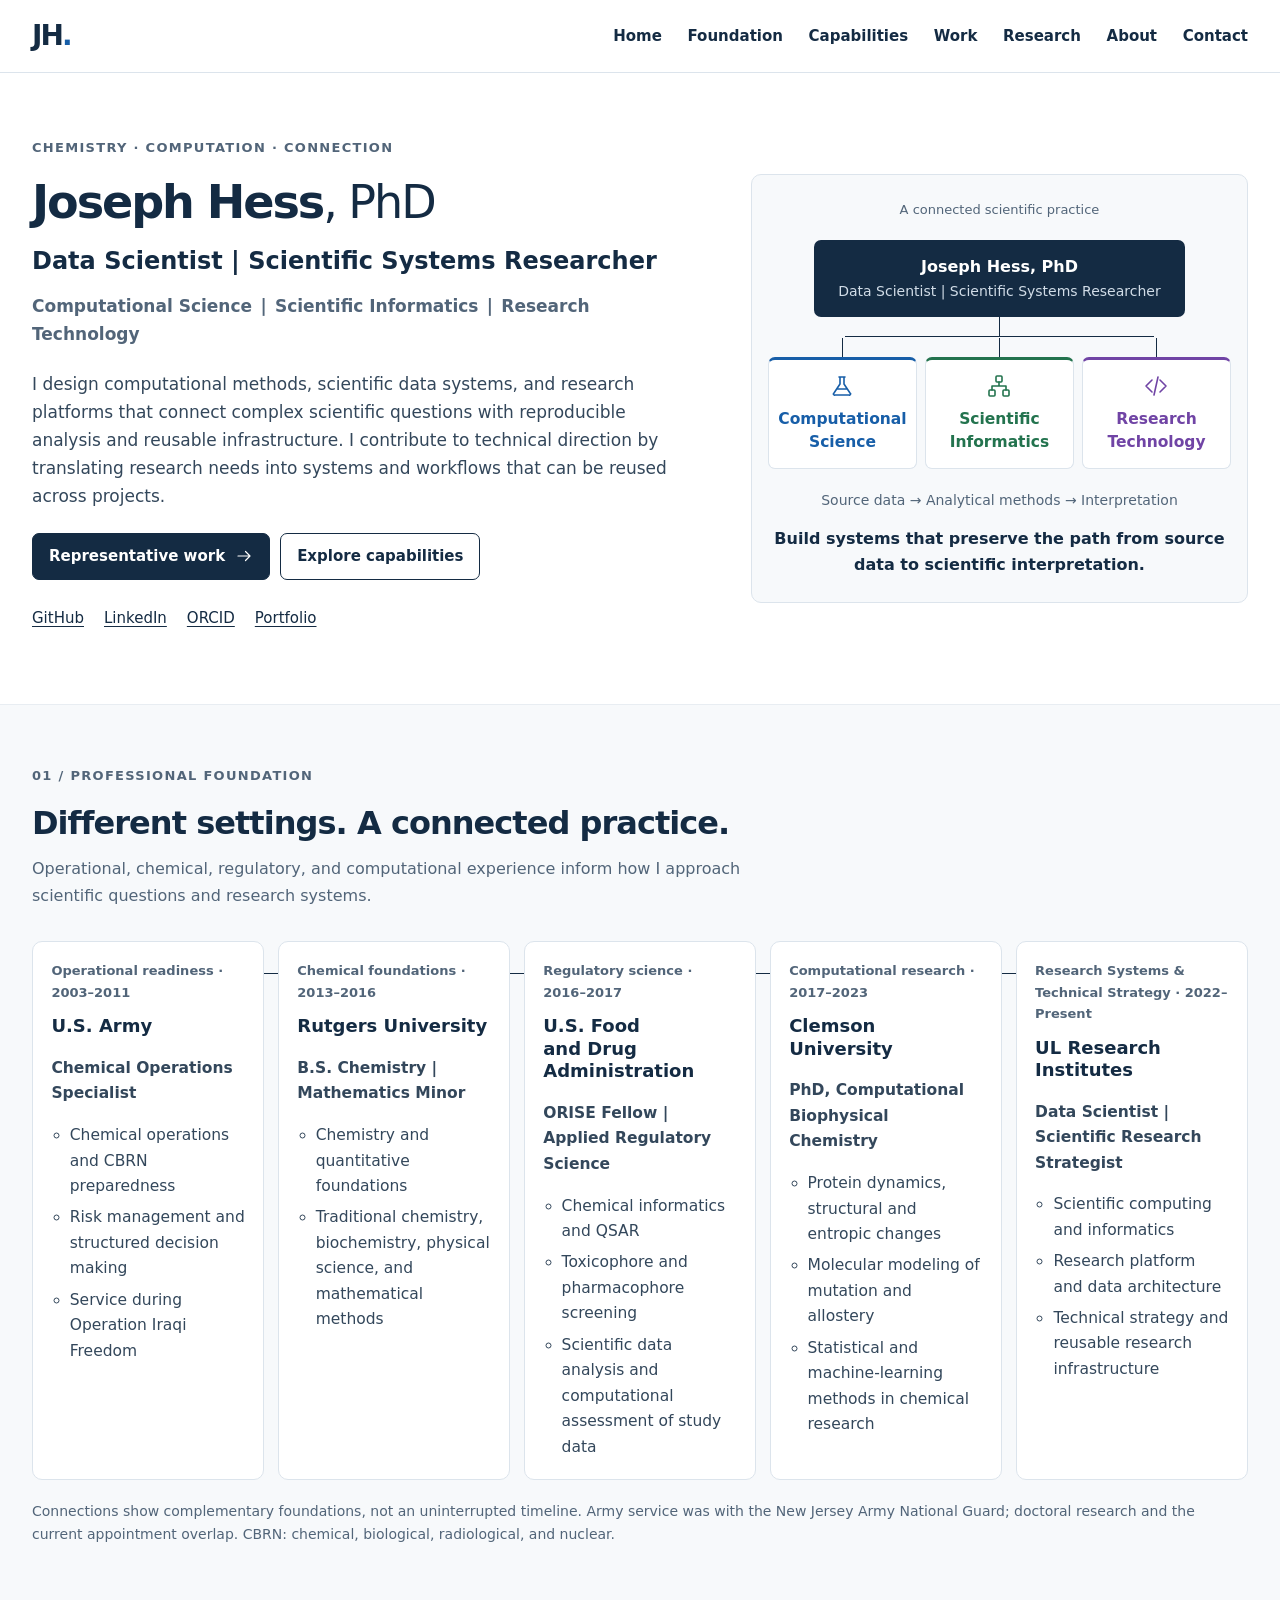
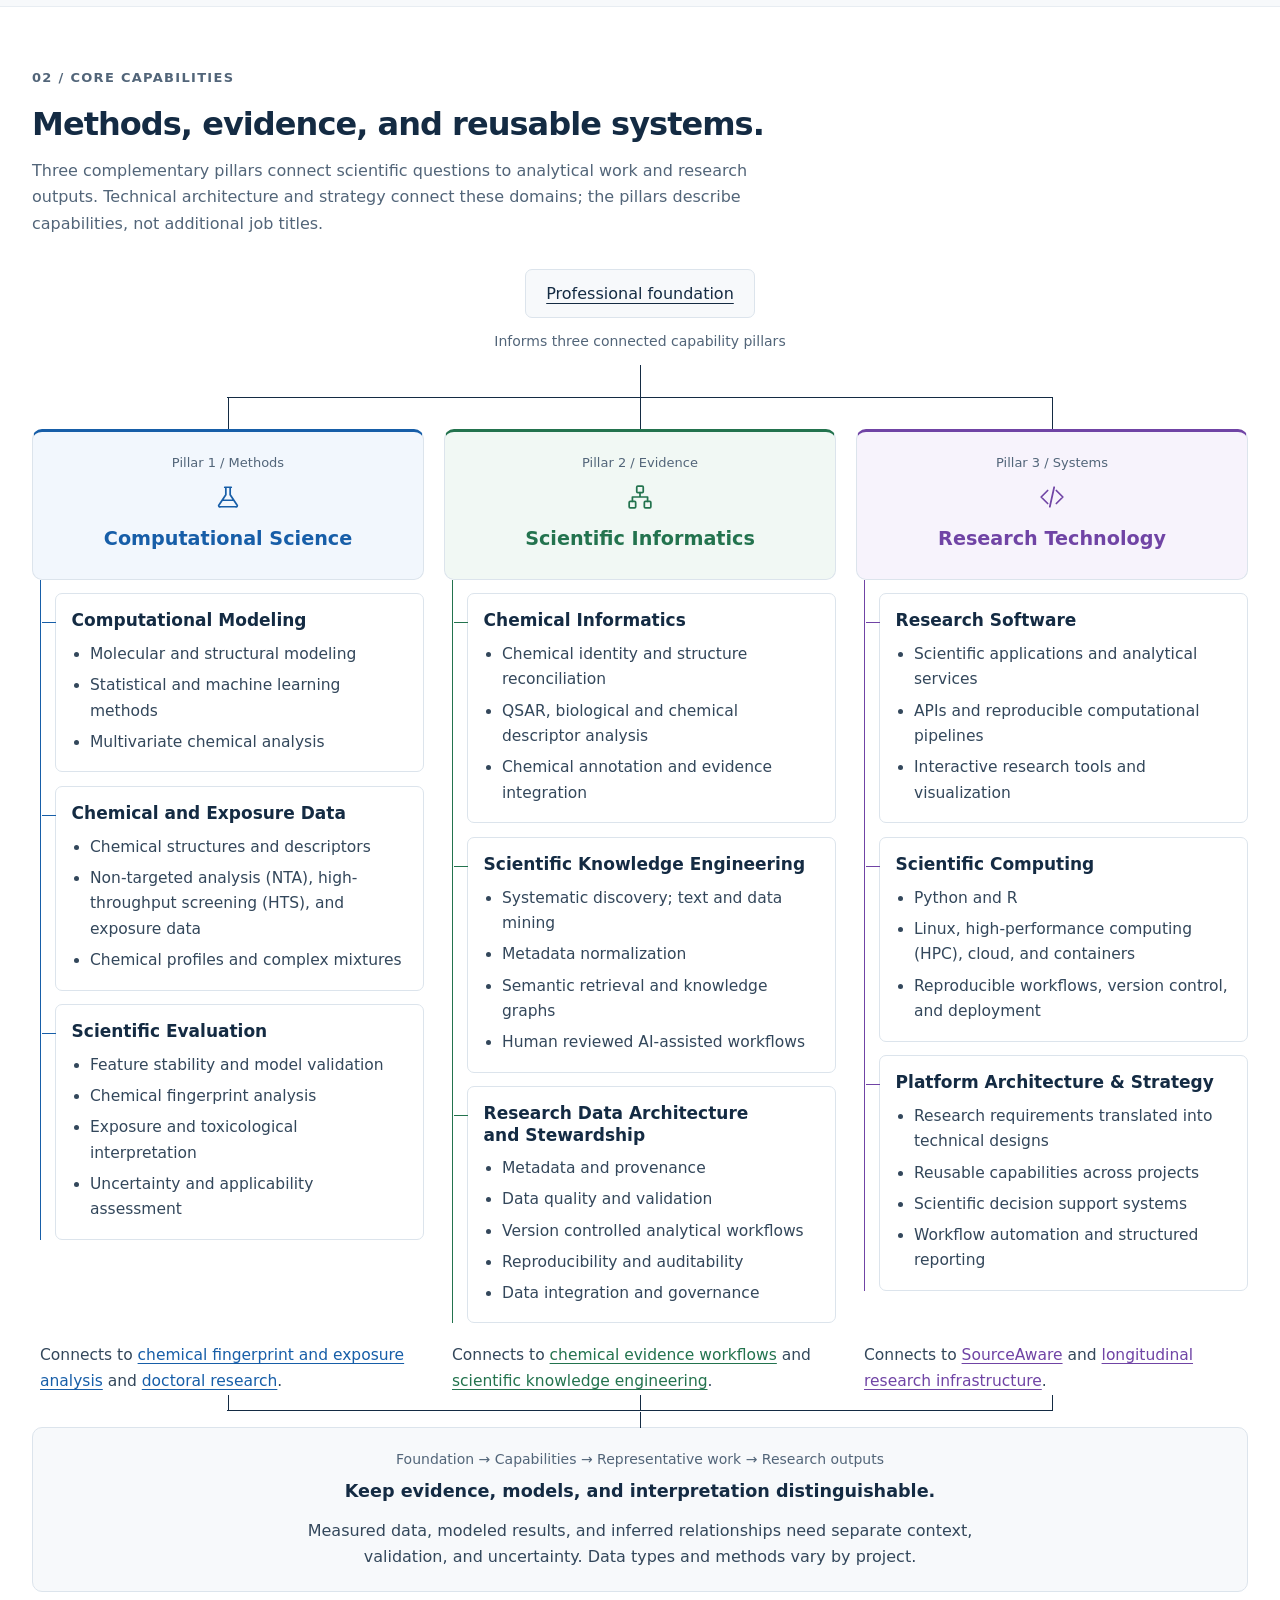
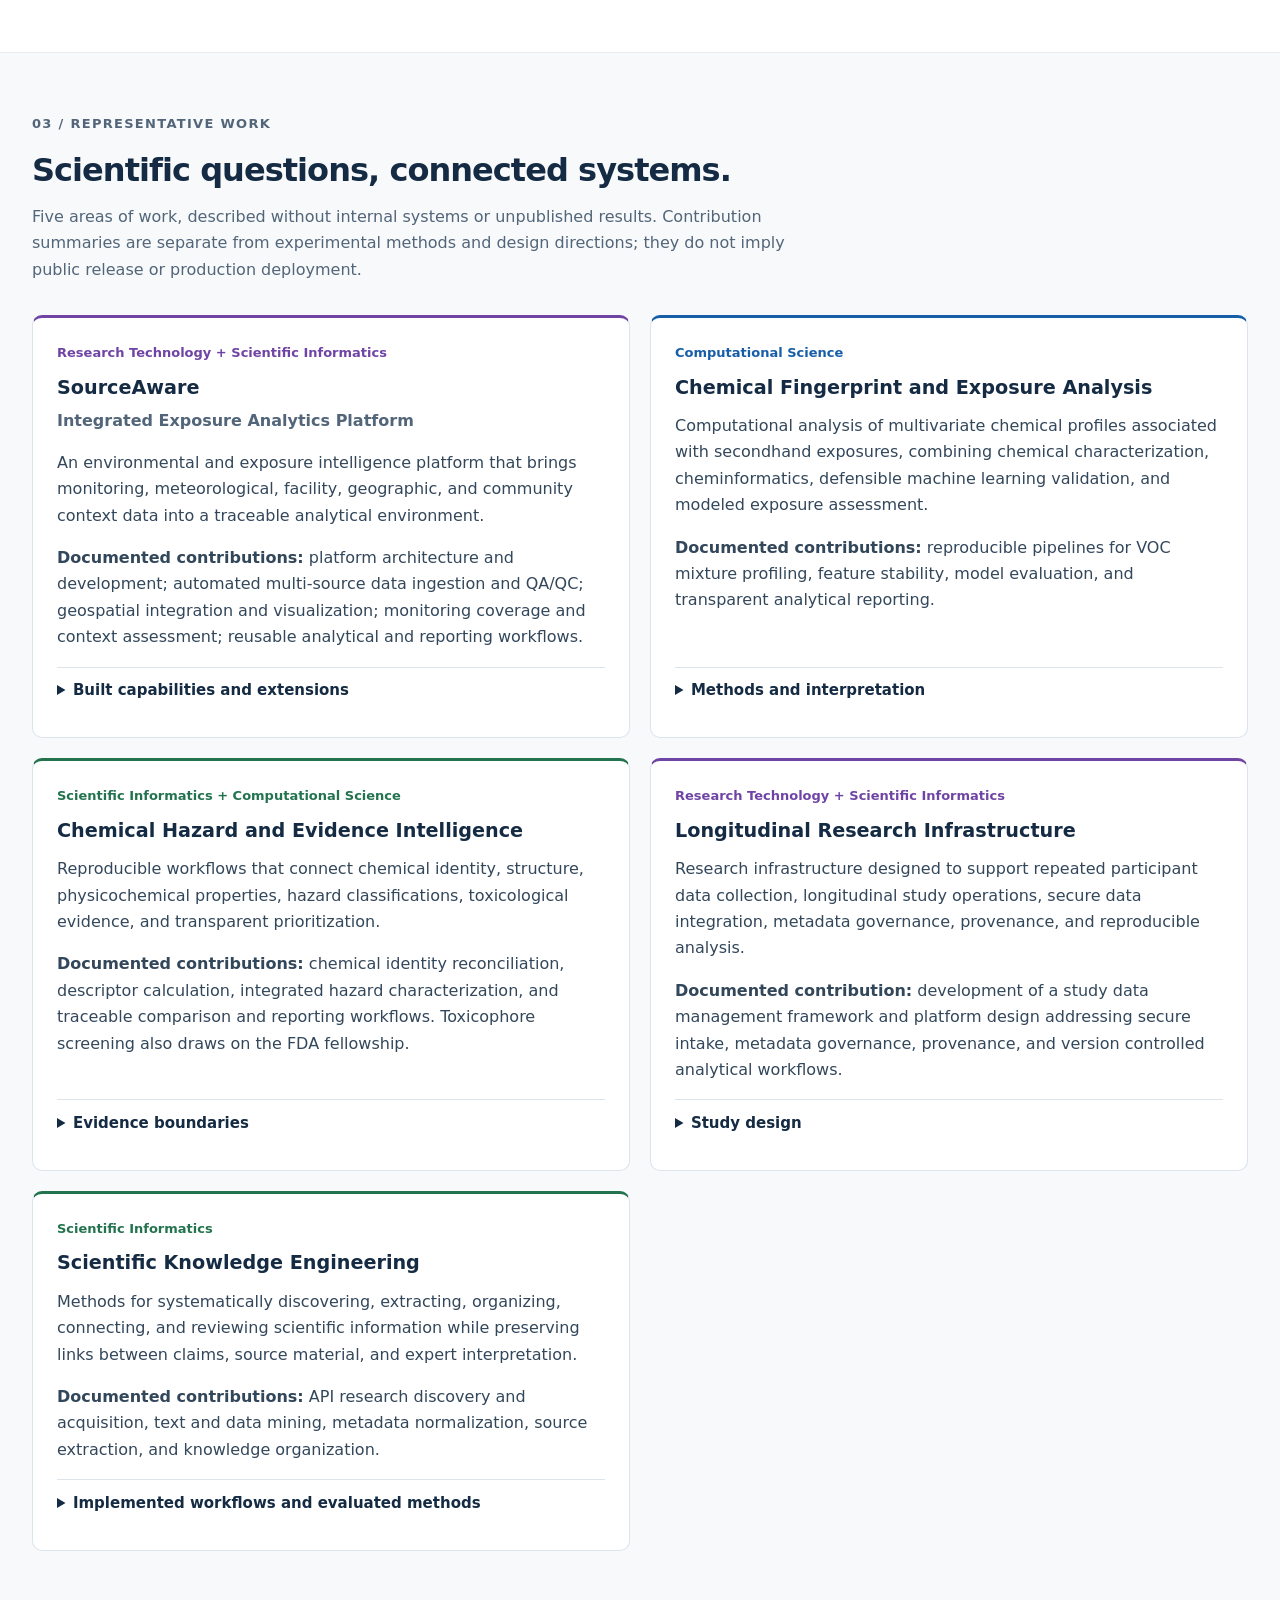
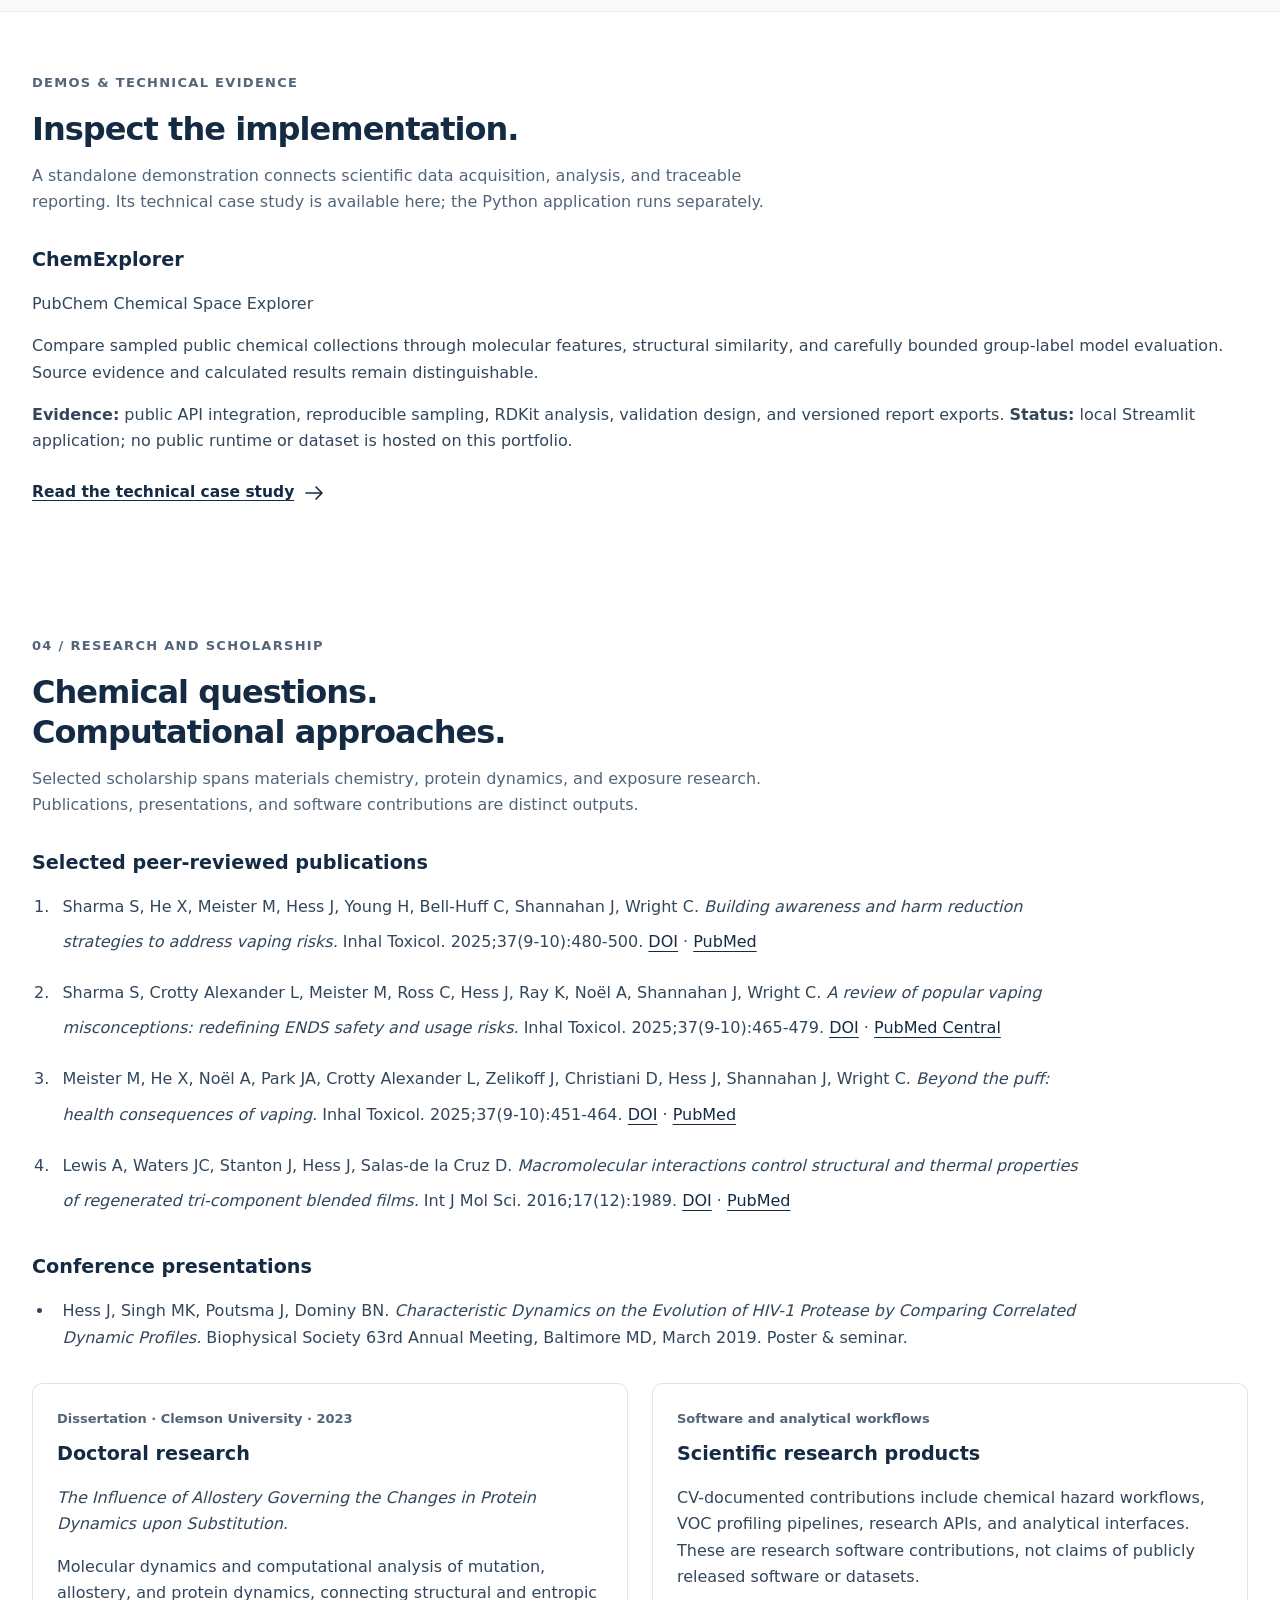
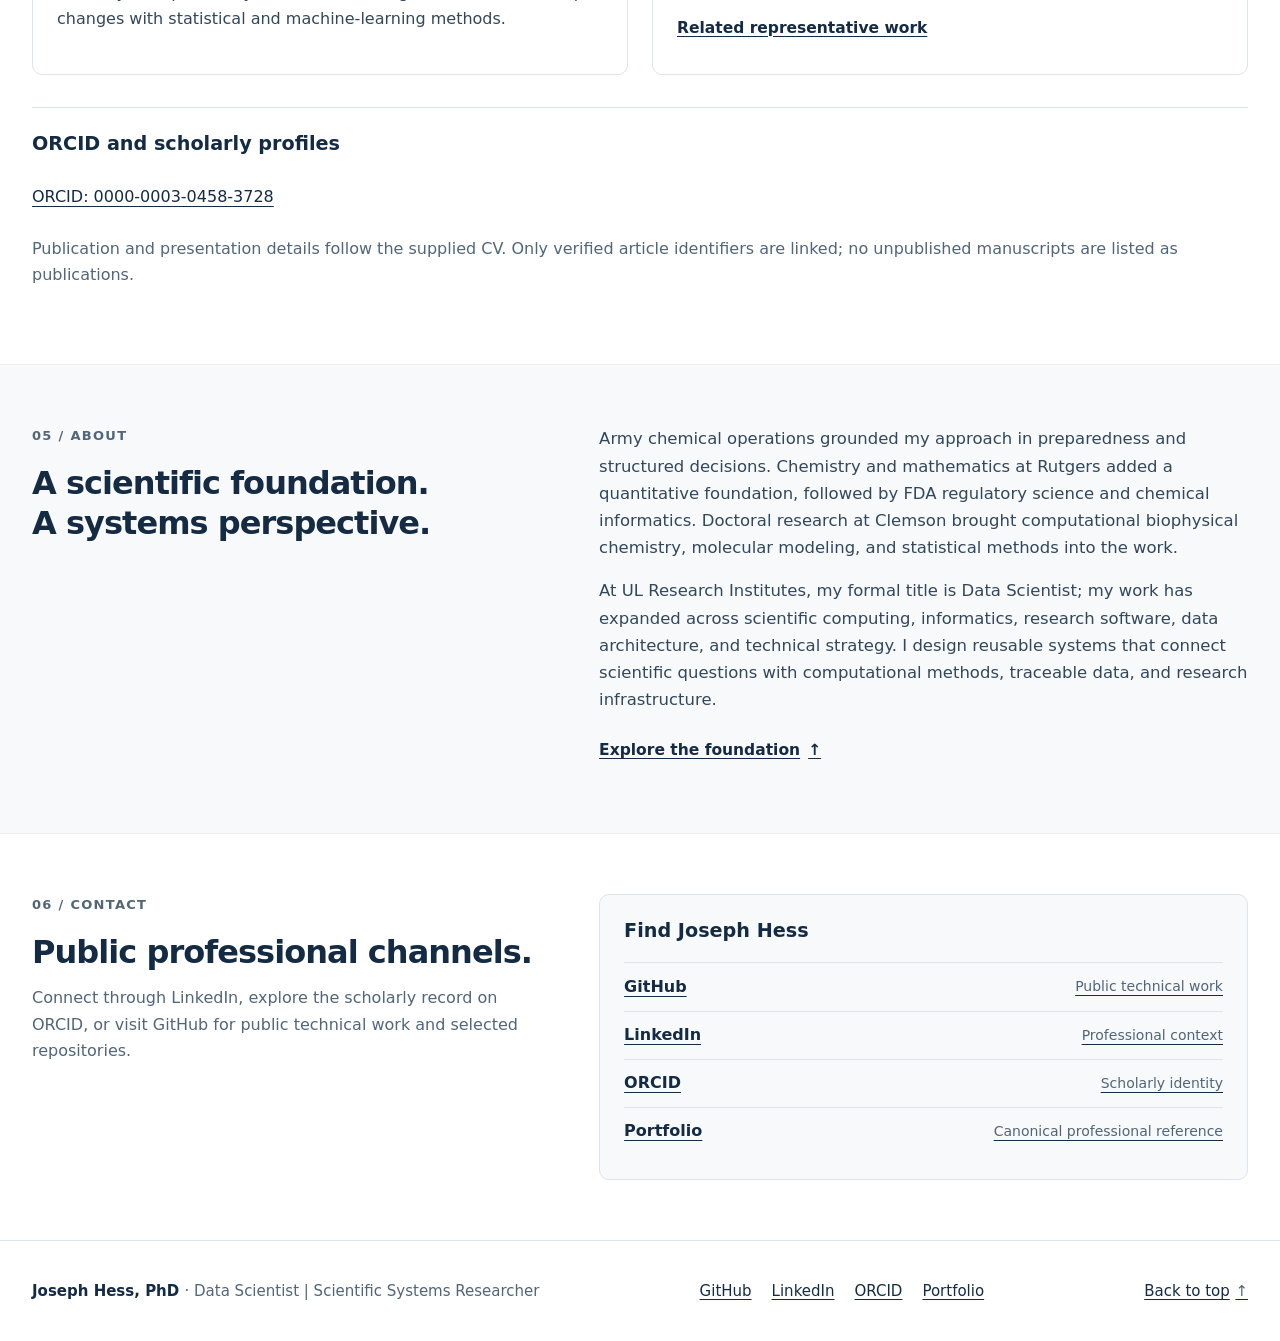
<file: index.html>
<!doctype html>
<html lang="en">
<head>
  <meta charset="utf-8">
  <meta name="viewport" content="width=device-width, initial-scale=1">
  <meta name="description" content="Joseph Hess, PhD, is a Data Scientist developing Scientific Systems Architecture across computational science, scientific informatics, and research technology.">
  <meta name="theme-color" content="#142b43">
  <meta property="og:type" content="website">
  <meta property="og:title" content="Joseph Hess, PhD | Data Scientist | Scientific Systems Researcher">
  <meta property="og:description" content="Computational science, scientific informatics, and research technology connected through research architecture and technical strategy.">
  <meta property="og:url" content="https://hess80.github.io/">
  <meta property="og:site_name" content="Joseph Hess, PhD">
  <title>Joseph Hess, PhD | Data Scientist | Scientific Systems Researcher</title>
  <link rel="icon" href="data:image/svg+xml,%3Csvg xmlns='http://www.w3.org/2000/svg' viewBox='0 0 32 32'%3E%3Crect width='32' height='32' rx='6' fill='%23142b43'/%3E%3Cpath d='M9 8v11a4 4 0 0 1-4 4m11-15v16m10-16v16M16 16h10' fill='none' stroke='white' stroke-width='2'/%3E%3C/svg%3E">
  <link rel="canonical" href="https://hess80.github.io/">
  <link rel="stylesheet" href="assets/css/styles.css">
  <script src="assets/js/main.js" defer></script>
  <script type="application/ld+json">
  {
    "@context": "https://schema.org",
    "@type": "Person",
    "@id": "https://hess80.github.io/#person",
    "name": "Joseph Hess",
    "honorificSuffix": "PhD",
    "jobTitle": "Data Scientist | Scientific Systems Researcher",
    "url": "https://hess80.github.io/",
    "description": "Data Scientist developing Scientific Systems Architectures across computational, informatics, and research technology, with a foundation in chemistry.",
    "alumniOf": [
      {"@type": "CollegeOrUniversity", "name": "Clemson University"},
      {"@type": "CollegeOrUniversity", "name": "Rutgers University"}
    ],
    "hasCredential": [
      {"@type": "EducationalOccupationalCredential", "name": "PhD Computational Biophysical Chemistry", "credentialCategory": "Doctoral degree"},
      {"@type": "EducationalOccupationalCredential", "name": "B.S. Chemistry, Mathematics Minor", "credentialCategory": "Bachelor's degree"}
    ],
    "sameAs": [
      "https://github.com/hess80/",
      "https://www.linkedin.com/in/joseph-hess-phd/",
      "https://orcid.org/0000-0003-0458-3728"
    ],
    "knowsAbout": ["Computational biophysical chemistry", "Scientific computing", "Scientific informatics", "Chemical and exposure research", "Research data Researcherure", "Research software"]
  }
  </script>
</head>
<body>
  <a class="skip-link" href="#main">Skip to content</a>
  <svg class="icon-library" xmlns="http://www.w3.org/2000/svg" aria-hidden="true">
    <symbol id="icon-science" viewBox="0 0 24 24"><path d="M9 3h6m-5 0v7l-6 9a1 1 0 0 0 1 2h14a1 1 0 0 0 1-2l-6-9V3M7 15h10"/></symbol>
    <symbol id="icon-network" viewBox="0 0 24 24"><rect x="9" y="2" width="6" height="6" rx="1"/><rect x="2" y="16" width="6" height="6" rx="1"/><rect x="16" y="16" width="6" height="6" rx="1"/><path d="M12 8v4M5 16v-4h14v4"/></symbol>
    <symbol id="icon-code" viewBox="0 0 24 24"><path d="m8 6-6 6 6 6m8-12 6 6-6 6M14 3l-4 18"/></symbol>
    <symbol id="icon-arrow" viewBox="0 0 24 24"><path d="M4 12h16m-6-6 6 6-6 6"/></symbol>
  </svg>
  <header class="site-header">
    <div class="container header-inner">
      <a class="wordmark" href="#home" aria-label="Joseph Hess, home">JH<span class="wordmark-dot">.</span></a>
      <button class="nav-toggle" type="button" aria-expanded="false" aria-controls="primary-nav" hidden>Menu</button>
      <nav id="primary-nav" aria-label="Main navigation">
        <a href="#home">Home</a>
        <a href="#foundation">Foundation</a>
        <a href="#capabilities">Capabilities</a>
        <a href="#work">Work</a>
        <a href="#research">Research</a>
        <a href="#about">About</a>
        <a href="#contact">Contact</a>
      </nav>
    </div>
  </header>
  <main id="main">
    <section class="hero container" id="home" aria-labelledby="hero-title">
      <div class="hero-copy">
        <p class="eyebrow">Chemistry · Computation · Connection</p>
        <h1 id="hero-title">Joseph Hess<span class="credential">, PhD</span></h1>
        <p class="formal-title">Data Scientist | Scientific Systems Researcher</p>
        <p class="scope">Computational Science <span>|</span> Scientific Informatics <span>|</span> Research Technology</p>
        <p class="hero-summary">I design computational methods, scientific data systems, and research platforms that connect complex scientific questions with reproducible analysis and reusable infrastructure. I contribute to technical direction by translating research needs into systems and workflows that can be reused across projects.</p>
        <div class="actions">
          <a class="button button-primary" href="#work">Representative work <svg class="icon" aria-hidden="true"><use href="#icon-arrow"/></svg></a>
          <a class="button button-secondary" href="#capabilities">Explore capabilities</a>
        </div>
        <ul class="profile-links" aria-label="Public professional channels">
          <li><a href="https://github.com/hess80/" aria-label="Joseph Hess on GitHub">GitHub</a></li>
          <li><a href="https://www.linkedin.com/in/joseph-hess-phd/" aria-label="Joseph Hess, PhD on LinkedIn">LinkedIn</a></li>
          <li><a href="https://orcid.org/0000-0003-0458-3728" aria-label="Joseph Hess on ORCID">ORCID</a></li>
          <li><a href="https://hess80.github.io/" aria-label="Joseph Hess's canonical portfolio">Portfolio</a></li>
        </ul>
      </div>
      <aside class="identity-map" aria-label="Professional knowledge map">
        <p class="map-label">A connected scientific practice</p>
        <div class="map-root">Joseph Hess, PhD<span>Data Scientist | Scientific Systems Researcher</span></div>
        <div class="map-branches">
          <a class="map-node science" href="#science-title"><svg class="icon" aria-hidden="true"><use href="#icon-science"/></svg><span>Computational Science</span></a>
          <a class="map-node infrastructure" href="#infrastructure-title"><svg class="icon" aria-hidden="true"><use href="#icon-network"/></svg><span>Scientific Informatics</span></a>
          <a class="map-node engineering" href="#engineering-title"><svg class="icon" aria-hidden="true"><use href="#icon-code"/></svg><span>Research Technology</span></a>
        </div>
        <p class="map-outcome">Source data → Analytical methods → Interpretation</p>
        <p class="map-principle">Build systems that preserve the path from source data to scientific interpretation.</p>
      </aside>
    </section>

    <section class="section section-tinted" id="foundation" aria-labelledby="foundation-title">
      <div class="container">
        <div class="section-heading"><p class="eyebrow">01 / Professional foundation</p><h2 id="foundation-title">Different settings. A connected practice.</h2><p>Operational, chemical, regulatory, and computational experience inform how I approach scientific questions and research systems.</p></div>
        <ul class="foundation-track">
          <li class="foundation-card"><p class="institution">Operational readiness · 2003–2011</p><h3>U.S. Army</h3><p>Chemical Operations Specialist</p><ul><li>Chemical operations and CBRN preparedness</li><li>Risk management and structured decision making</li><li>Service during Operation Iraqi Freedom</li></ul></li>
          <li class="foundation-card"><p class="institution">Chemical foundations · 2013–2016</p><h3>Rutgers University</h3><p>B.S. Chemistry | Mathematics Minor</p><ul><li>Chemistry and quantitative foundations</li><li>Traditional chemistry, biochemistry, physical science, and mathematical methods</li></ul></li>
          <li class="foundation-card"><p class="institution">Regulatory science · 2016–2017</p><h3>U.S. Food and Drug Administration</h3><p>ORISE Fellow | Applied Regulatory Science</p><ul><li>Chemical informatics and QSAR</li><li>Toxicophore and pharmacophore screening</li><li>Scientific data analysis and computational assessment of study data</li></ul></li>
          <li class="foundation-card"><p class="institution">Computational research · 2017–2023</p><h3>Clemson University</h3><p>PhD, Computational Biophysical Chemistry</p><ul><li>Protein dynamics, structural and entropic changes</li><li>Molecular modeling of mutation and allostery</li><li>Statistical and machine-learning methods in chemical research</li></ul></li>
          <li class="foundation-card"><p class="institution">Research Systems &amp; Technical Strategy · 2022–Present</p><h3>UL Research Institutes</h3><p>Data Scientist | Scientific Research Strategist</p><ul><li>Scientific computing and informatics</li><li>Research platform and data architecture</li><li>Technical strategy and reusable research infrastructure</li></ul></li>
        </ul>
        <p class="section-note">Connections show complementary foundations, not an uninterrupted timeline. Army service was with the New Jersey Army National Guard; doctoral research and the current appointment overlap. CBRN: chemical, biological, radiological, and nuclear.</p>
      </div>
    </section>

    <section class="section container" id="capabilities" aria-labelledby="capabilities-title">
      <div class="section-heading"><p class="eyebrow">02 / Core capabilities</p><h2 id="capabilities-title">Methods, evidence, and reusable systems.</h2><p>Three complementary pillars connect scientific questions to analytical work and research outputs. Technical architecture and strategy connect these domains; the pillars describe capabilities, not additional job titles.</p></div>
      <div class="graph-origin"><a href="#foundation">Professional foundation</a><span>Informs three connected capability pillars</span></div>
      <div class="capability-grid">
        <article class="capability-column science" aria-labelledby="science-title">
          <header class="domain-heading"><p class="pillar-label">Pillar 1 / Methods</p><svg class="icon" aria-hidden="true"><use href="#icon-science"/></svg><h3 id="science-title">Computational Science</h3></header>
          <div class="capability-nodes">
            <section class="node"><h4>Computational Modeling</h4><ul><li>Molecular and structural modeling</li><li>Statistical and machine learning methods</li><li>Multivariate chemical analysis</li></ul></section>
            <section class="node"><h4>Chemical and Exposure Data</h4><ul><li>Chemical structures and descriptors</li><li>Non-targeted analysis (NTA), high-throughput screening (HTS), and exposure data</li><li>Chemical profiles and complex mixtures</li></ul></section>
            <section class="node"><h4>Scientific Evaluation</h4><ul><li>Feature stability and model validation</li><li>Chemical fingerprint analysis</li><li>Exposure and toxicological interpretation</li><li>Uncertainty and applicability assessment</li></ul></section>
          </div>
          <p class="domain-path">Connects to <a href="#work-voc">chemical fingerprint and exposure analysis</a> and <a href="#doctoral-research">doctoral research</a>.</p>
        </article>
        <article class="capability-column infrastructure" aria-labelledby="infrastructure-title">
          <header class="domain-heading"><p class="pillar-label">Pillar 2 / Evidence</p><svg class="icon" aria-hidden="true"><use href="#icon-network"/></svg><h3 id="infrastructure-title">Scientific Informatics</h3></header>
          <div class="capability-nodes">
            <section class="node"><h4>Chemical Informatics</h4><ul><li>Chemical identity and structure reconciliation</li><li>QSAR, biological and chemical descriptor analysis</li><li>Chemical annotation and evidence integration</li></ul></section>
            <section class="node"><h4>Scientific Knowledge Engineering</h4><ul><li>Systematic discovery; text and data mining</li><li>Metadata normalization</li><li>Semantic retrieval and knowledge graphs</li><li>Human reviewed AI-assisted workflows</li></ul></section>
            <section class="node"><h4>Research Data Architecture and Stewardship</h4><ul><li>Metadata and provenance</li><li>Data quality and validation</li><li>Version controlled analytical workflows</li><li>Reproducibility and auditability</li><li>Data integration and governance</li></ul></section>
          </div>
          <p class="domain-path">Connects to <a href="#work-hazard">chemical evidence workflows</a> and <a href="#work-knowledge">scientific knowledge engineering</a>.</p>
        </article>
        <article class="capability-column engineering" aria-labelledby="engineering-title">
          <header class="domain-heading"><p class="pillar-label">Pillar 3 / Systems</p><svg class="icon" aria-hidden="true"><use href="#icon-code"/></svg><h3 id="engineering-title">Research Technology</h3></header>
          <div class="capability-nodes">
            <section class="node"><h4>Research Software</h4><ul><li>Scientific applications and analytical services</li><li>APIs and reproducible computational pipelines</li><li>Interactive research tools and visualization</li></ul></section>
            <section class="node"><h4>Scientific Computing</h4><ul><li>Python and R</li><li>Linux, high-performance computing (HPC), cloud, and containers</li><li>Reproducible workflows, version control, and deployment</li></ul></section>
            <section class="node"><h4>Platform Architecture &amp; Strategy</h4><ul><li>Research requirements translated into technical designs</li><li>Reusable capabilities across projects</li><li>Scientific decision support systems</li><li>Workflow automation and structured reporting</li></ul></section>
          </div>
          <p class="domain-path">Connects to <a href="#work-sourceaware">SourceAware</a> and <a href="#work-longitudinal">longitudinal research infrastructure</a>.</p>
        </article>
      </div>
      <div class="graph-result"><span>Foundation → Capabilities → Representative work → Research outputs</span><strong>Keep evidence, models, and interpretation distinguishable.</strong><p>Measured data, modeled results, and inferred relationships need separate context, validation, and uncertainty. Data types and methods vary by project.</p></div>
    </section>

    <section class="section section-tinted" id="work" aria-labelledby="work-title">
      <div class="container">
        <div class="section-heading"><p class="eyebrow">03 / Representative work</p><h2 id="work-title">Scientific questions, connected systems.</h2><p>Five areas of work, described without internal systems or unpublished results. Contribution summaries are separate from experimental methods and design directions; they do not imply public release or production deployment.</p></div>
        <div class="work-grid">
          <article class="work-card engineering" id="work-sourceaware">
            <p class="card-category">Research Technology + Scientific Informatics</p><h3>SourceAware</h3><p class="work-subtitle">Integrated Exposure Analytics Platform</p>
            <p>An environmental and exposure intelligence platform that brings monitoring, meteorological, facility, geographic, and community context data into a traceable analytical environment.</p>
            <p><strong>Documented contributions:</strong> platform architecture and development; automated multi-source data ingestion and QA/QC; geospatial integration and visualization; monitoring coverage and context assessment; reusable analytical and reporting workflows.</p>
            <details><summary>Built capabilities and extensions</summary><p><strong>Built:</strong> multi-source exposure pipelines, data quality checks, spatial views, monitoring and community context, analytical outputs, and dashboards. <strong>Experimental/evaluated:</strong> AI assisted retrieval and reporting methods; generated narratives are intended to summarize validated platform outputs, not provide independent evidence or conclusions. <strong>Planned:</strong> active event and sensor network inputs and additional exposure modules are future capacity, not completed features. No confidential deployment details or unpublished results are included.</p></details>
          </article>
          <article class="work-card science" id="work-voc">
            <p class="card-category">Computational Science</p><h3>Chemical Fingerprint and Exposure Analysis</h3>
            <p>Computational analysis of multivariate chemical profiles associated with secondhand exposures, combining chemical characterization, cheminformatics, defensible machine learning validation, and modeled exposure assessment.</p>
            <p><strong>Documented contributions:</strong> reproducible pipelines for VOC mixture profiling, feature stability, model evaluation, and transparent analytical reporting.</p>
            <details><summary>Methods and interpretation</summary><p>The biosketch documents nested cross-validation, permutation testing, and comparisons with null and feature benchmarks within exposure science modeling workflows. VOC profiles are chemical evidence; modeled exposure estimates are not direct measurements. This work concerns chemical characterization and exposure science, not clinical prediction or diagnosis. No manuscript in progress or unpublished finding is presented as a research output.</p></details>
          </article>
          <article class="work-card infrastructure" id="work-hazard">
            <p class="card-category">Scientific Informatics + Computational Science</p><h3>Chemical Hazard and Evidence Intelligence</h3>
            <p>Reproducible workflows that connect chemical identity, structure, physicochemical properties, hazard classifications, toxicological evidence, and transparent prioritization.</p>
            <p><strong>Documented contributions:</strong> chemical identity reconciliation, descriptor calculation, integrated hazard characterization, and traceable comparison and reporting workflows. Toxicophore screening also draws on the FDA fellowship.</p>
            <details><summary>Evidence boundaries</summary><p>Documented workflow outputs include comparative analyses, tables, logs, visualizations, and reports that retain source detail. Evidence provenance, uncertainty, and missing data visibility matter: a calculated descriptor, predicted property, or toxicophore match is not a measured toxicological outcome. No compound lists, unpublished rankings, or internal reports are published here.</p></details>
          </article>
          <article class="work-card engineering" id="work-longitudinal">
            <p class="card-category">Research Technology + Scientific Informatics</p><h3>Longitudinal Research Infrastructure</h3>
            <p>Research infrastructure designed to support repeated participant data collection, longitudinal study operations, secure data integration, metadata governance, provenance, and reproducible analysis.</p>
            <p><strong>Documented contribution:</strong> development of a study data management framework and platform design addressing secure intake, metadata governance, provenance, and version controlled analytical workflows.</p>
            <details><summary>Study design</summary><p><strong>Proposed research directions:</strong> repeated participant collection and integration of behavioral, environmental, biological, and clinical streams are built into the study design as the foundation for the production platform or participant data collection. No participant information, internal protocols, or security details are included.</p></details>
          </article>
          <article class="work-card infrastructure" id="work-knowledge">
            <p class="card-category">Scientific Informatics</p><h3>Scientific Knowledge Engineering</h3>
            <p>Methods for systematically discovering, extracting, organizing, connecting, and reviewing scientific information while preserving links between claims, source material, and expert interpretation.</p>
            <p><strong>Documented contributions:</strong> API research discovery and acquisition, text and data mining, metadata normalization, source extraction, and knowledge organization.</p>
            <details><summary>Implemented workflows and evaluated methods</summary><p>Documented workflows include de-duplication, feature reconciliation, source linked research tracking, recommendation, and structured progress updates. Retrieval augmented generation (RAG) and language model approaches were evaluated for extraction, summarization, and trend identification. Human review is essential; generated text and inferred relationships are not independent scientific evidence. No internal research tracking resources or unpublished conclusions are linked here.</p></details>
          </article>
        </div>
      </div>
    </section>

    <section class="section container" id="demos" aria-labelledby="demos-title">
      <div class="section-heading"><p class="eyebrow">Demos &amp; Technical Evidence</p><h2 id="demos-title">Inspect the implementation.</h2><p>A standalone demonstration connects scientific data acquisition, analysis, and traceable reporting. Its technical case study is available here; the Python application runs separately.</p></div>
      <h3>ChemExplorer</h3>
      <p class="work-subtitle">PubChem Chemical Space Explorer</p>
      <p>Compare sampled public chemical collections through molecular features, structural similarity, and carefully bounded group-label model evaluation. Source evidence and calculated results remain distinguishable.</p>
      <p><strong>Evidence:</strong> public API integration, reproducible sampling, RDKit analysis, validation design, and versioned report exports. <strong>Status:</strong> local Streamlit application; no public runtime or dataset is hosted on this portfolio.</p>
      <a class="text-link" href="demos/chemexplorer/">Read the technical case study <svg class="icon" aria-hidden="true"><use href="#icon-arrow"/></svg></a>
    </section>

    <section class="section container" id="research" aria-labelledby="research-title">
      <div class="section-heading"><p class="eyebrow">04 / Research and scholarship</p><h2 id="research-title">Chemical questions. Computational approaches.</h2><p>Selected scholarship spans materials chemistry, protein dynamics, and exposure research. Publications, presentations, and software contributions are distinct outputs.</p></div>
      <section class="publications-section" id="publications" aria-labelledby="publications-title">
        <h3 id="publications-title">Selected peer-reviewed publications</h3>
        <ol class="citation-list">
          <li>Sharma S, He X, Meister M, Hess J, Young H, Bell-Huff C, Shannahan J, Wright C. <cite>Building awareness and harm reduction strategies to address vaping risks.</cite> Inhal Toxicol. 2025;37(9-10):480-500. <a href="https://doi.org/10.1080/08958378.2025.2591032" aria-label="DOI for Building awareness and harm reduction strategies to address vaping risks">DOI</a> · <a href="https://pubmed.ncbi.nlm.nih.gov/41416668/" aria-label="PubMed record for Building awareness and harm reduction strategies to address vaping risks">PubMed</a></li>
          <li>Sharma S, Crotty Alexander L, Meister M, Ross C, Hess J, Ray K, Noël A, Shannahan J, Wright C. <cite>A review of popular vaping misconceptions: redefining ENDS safety and usage risks.</cite> Inhal Toxicol. 2025;37(9-10):465-479. <a href="https://doi.org/10.1080/08958378.2025.2571918" aria-label="DOI for A review of popular vaping misconceptions: redefining ENDS safety and usage risks">DOI</a> · <a href="https://pmc.ncbi.nlm.nih.gov/articles/PMC12857793/" aria-label="PubMed Central record for A review of popular vaping misconceptions: redefining ENDS safety and usage risks">PubMed Central</a></li>
          <li>Meister M, He X, Noël A, Park JA, Crotty Alexander L, Zelikoff J, Christiani D, Hess J, Shannahan J, Wright C. <cite>Beyond the puff: health consequences of vaping.</cite> Inhal Toxicol. 2025;37(9-10):451-464. <a href="https://doi.org/10.1080/08958378.2025.2500646" aria-label="DOI for Beyond the puff: health consequences of vaping">DOI</a> · <a href="https://pubmed.ncbi.nlm.nih.gov/40367291/" aria-label="PubMed record for Beyond the puff: health consequences of vaping">PubMed</a></li>
          <li>Lewis A, Waters JC, Stanton J, Hess J, Salas-de la Cruz D. <cite>Macromolecular interactions control structural and thermal properties of regenerated tri-component blended films.</cite> Int J Mol Sci. 2016;17(12):1989. <a href="https://doi.org/10.3390/ijms17121989" aria-label="DOI for Macromolecular interactions control structural and thermal properties of regenerated tri-component blended films">DOI</a> · <a href="https://pubmed.ncbi.nlm.nih.gov/27916801/" aria-label="PubMed record for Macromolecular interactions control structural and thermal properties of regenerated tri-component blended films">PubMed</a></li>
        </ol>
        <h3>Conference presentations</h3>
        <ul class="citation-list">
          <li>Hess J, Singh MK, Poutsma J, Dominy BN. <cite>Characteristic Dynamics on the Evolution of HIV-1 Protease by Comparing Correlated Dynamic Profiles.</cite> Biophysical Society 63rd Annual Meeting, Baltimore MD, March 2019. Poster &amp; seminar.</li>
        </ul>
      </section>
      <div class="research-grid">
        <article class="research-card" id="doctoral-research"><p class="card-category">Dissertation · Clemson University · 2023</p><h3>Doctoral research</h3><p><cite>The Influence of Allostery Governing the Changes in Protein Dynamics upon Substitution.</cite></p><p>Molecular dynamics and computational analysis of mutation, allostery, and protein dynamics, connecting structural and entropic changes with statistical and machine-learning methods.</p></article>
        <article class="research-card"><p class="card-category">Software and analytical workflows</p><h3>Scientific research products</h3><p>CV-documented contributions include chemical hazard workflows, VOC profiling pipelines, research APIs, and analytical interfaces. These are research software contributions, not claims of publicly released software or datasets.</p><a class="text-link" href="#work">Related representative work</a></article>
      </div>
      <div class="scholarly-links"><h3>ORCID and scholarly profiles</h3><p><a href="https://orcid.org/0000-0003-0458-3728" aria-label="Joseph Hess's ORCID scholarly record">ORCID: 0000-0003-0458-3728</a></p><p>Publication and presentation details follow the supplied CV. Only verified article identifiers are linked; no unpublished manuscripts are listed as publications.</p></div>
    </section>

    <section class="section section-tinted" id="about" aria-labelledby="about-title">
      <div class="container about-layout">
        <div class="section-heading"><p class="eyebrow">05 / About</p><h2 id="about-title">A scientific foundation.<br>A systems perspective.</h2></div>
        <div class="about-copy"><p>Army chemical operations grounded my approach in preparedness and structured decisions. Chemistry and mathematics at Rutgers added a quantitative foundation, followed by FDA regulatory science and chemical informatics. Doctoral research at Clemson brought computational biophysical chemistry, molecular modeling, and statistical methods into the work.</p><p>At UL Research Institutes, my formal title is Data Scientist; my work has expanded across scientific computing, informatics, research software, data architecture, and technical strategy. I design reusable systems that connect scientific questions with computational methods, traceable data, and research infrastructure.</p><a class="text-link" href="#foundation">Explore the foundation <span aria-hidden="true">↑</span></a></div>
      </div>
    </section>

    <section class="section container contact-layout" id="contact" aria-labelledby="contact-title">
      <div class="section-heading"><p class="eyebrow">06 / Contact</p><h2 id="contact-title">Public professional channels.</h2><p>Connect through LinkedIn, explore the scholarly record on ORCID, or visit GitHub for public technical work and selected repositories.</p></div>
      <div class="contact-card"><h3>Find Joseph Hess</h3><ul class="contact-links"><li><a href="https://github.com/hess80/" aria-label="Visit Joseph Hess's public GitHub profile">GitHub <span>Public technical work</span></a></li><li><a href="https://www.linkedin.com/in/joseph-hess-phd/" aria-label="Connect with Joseph Hess, PhD on LinkedIn">LinkedIn <span>Professional context</span></a></li><li><a href="https://orcid.org/0000-0003-0458-3728" aria-label="Visit Joseph Hess's ORCID record">ORCID <span>Scholarly identity</span></a></li><li><a href="https://hess80.github.io/" aria-label="Visit Joseph Hess's canonical portfolio">Portfolio <span>Canonical professional reference</span></a></li></ul></div>
    </section>
  </main>
  <footer class="site-footer"><div class="container footer-inner"><p>Joseph Hess, PhD <span>· Data Scientist | Scientific Systems Researcher</span></p><ul class="profile-links" aria-label="Footer professional channels"><li><a href="https://github.com/hess80/" aria-label="Joseph Hess on GitHub">GitHub</a></li><li><a href="https://www.linkedin.com/in/joseph-hess-phd/" aria-label="Joseph Hess, PhD on LinkedIn">LinkedIn</a></li><li><a href="https://orcid.org/0000-0003-0458-3728" aria-label="Joseph Hess on ORCID">ORCID</a></li><li><a href="https://hess80.github.io/" aria-label="Joseph Hess's canonical portfolio">Portfolio</a></li></ul><a href="#home">Back to top <span aria-hidden="true">↑</span></a></div></footer>
</body>
</html>
</file>
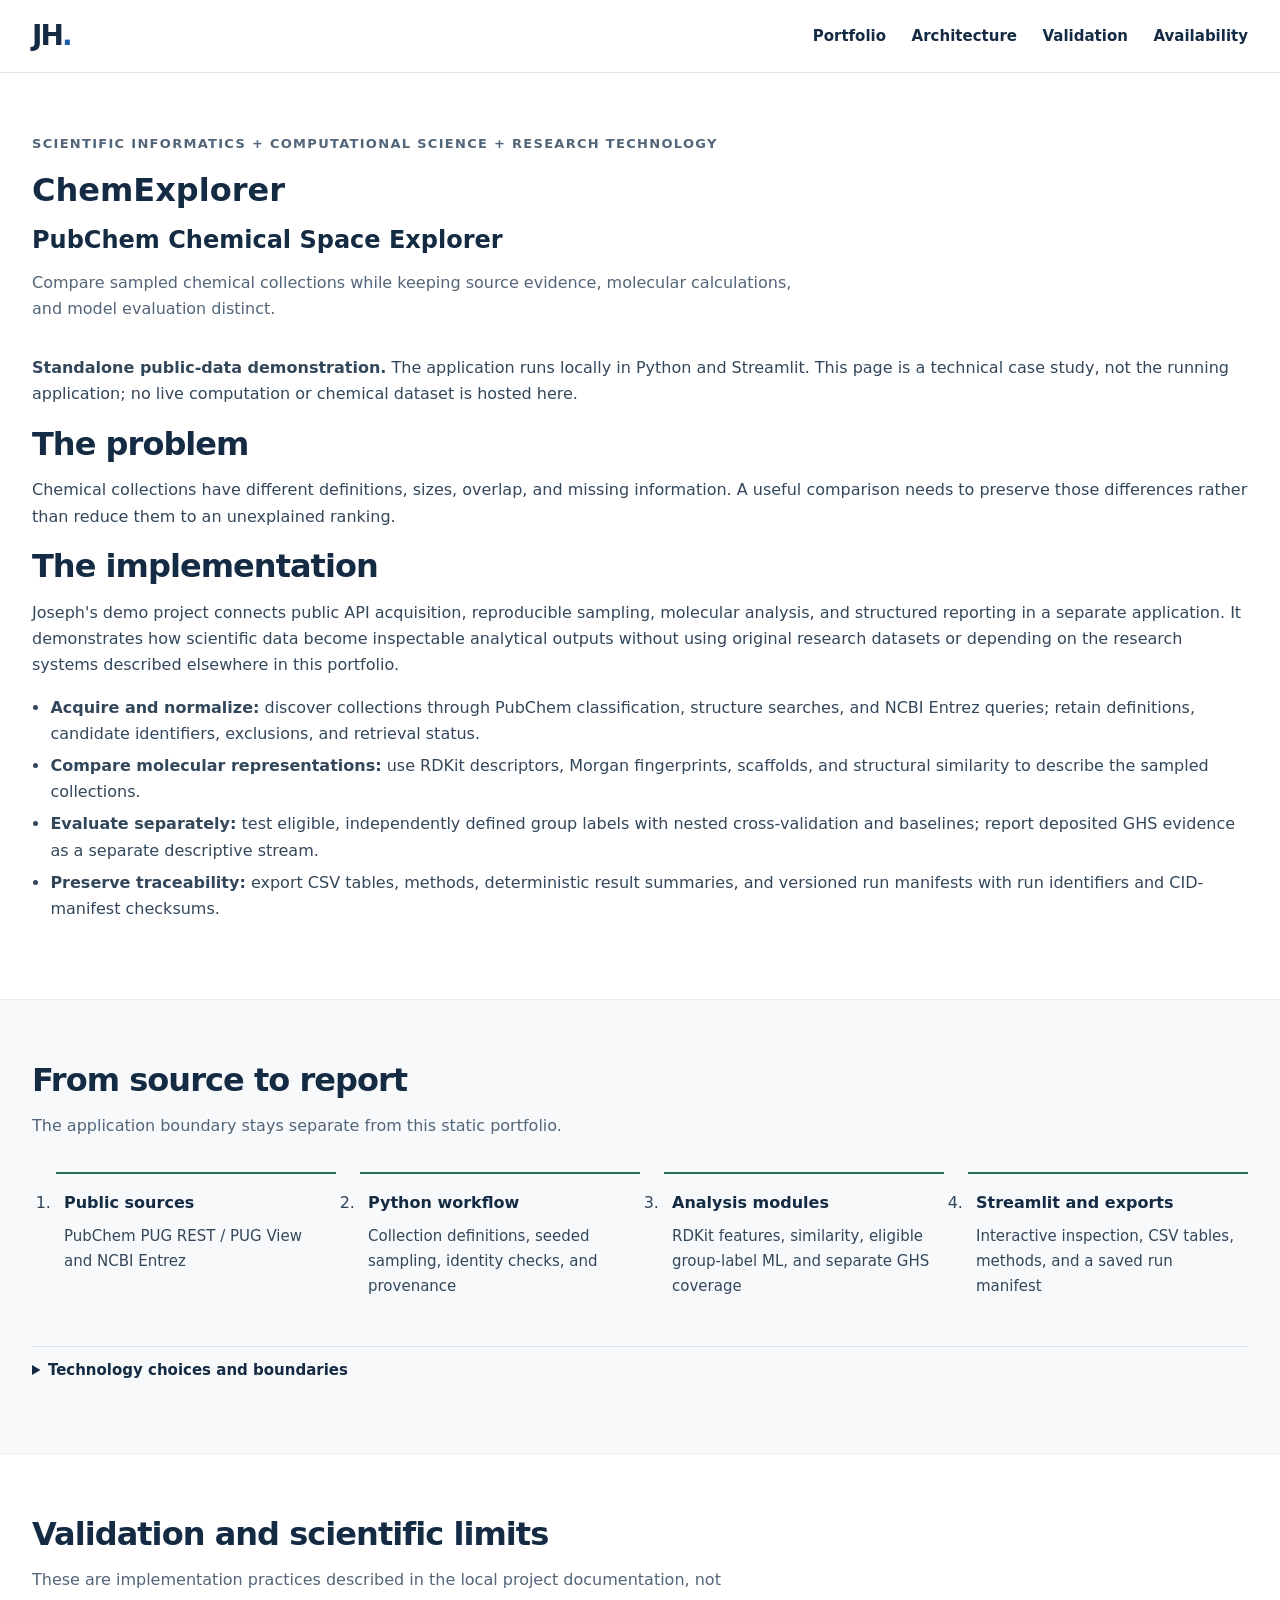
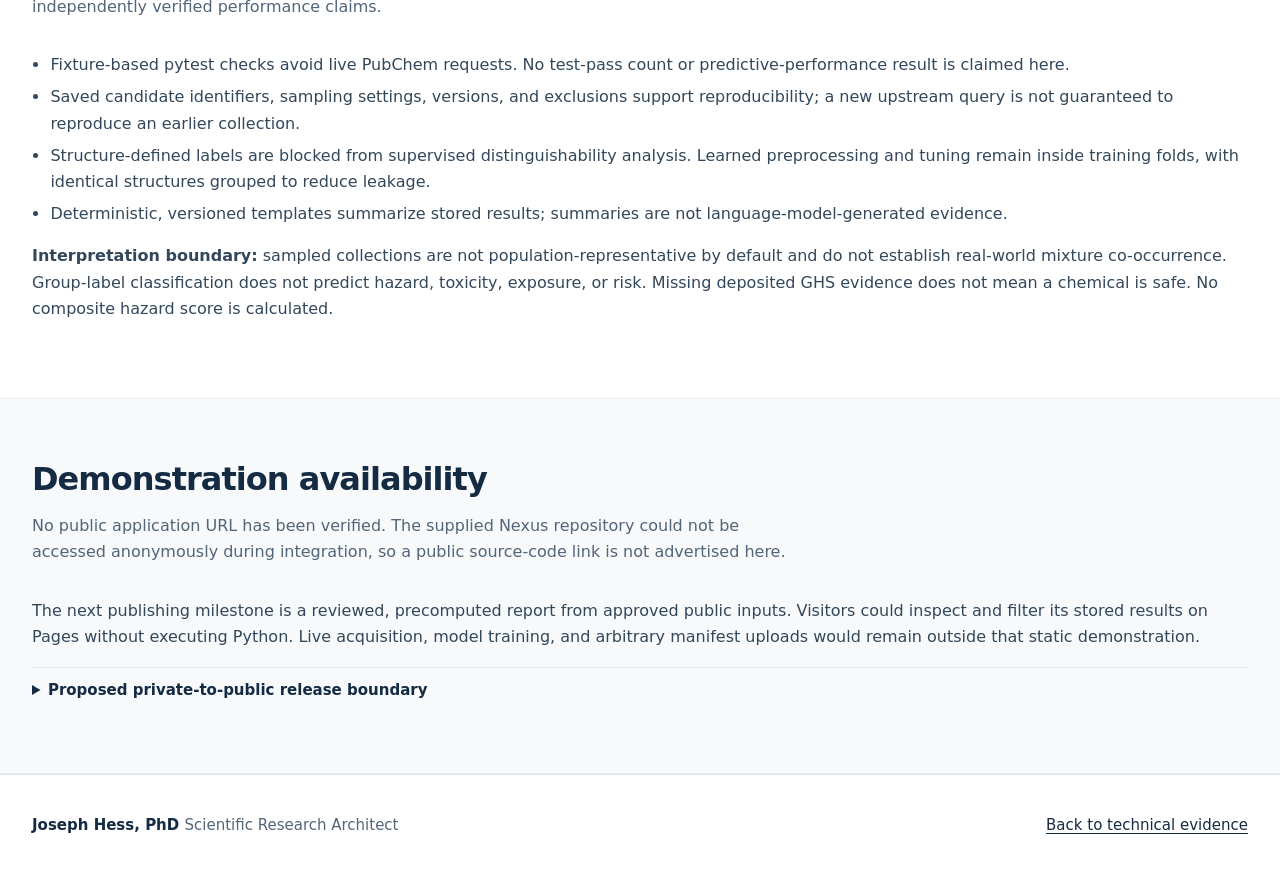
<file: demos/chemexplorer/index.html>
<!doctype html>
<html lang="en">
<head>
  <meta charset="utf-8">
  <meta name="viewport" content="width=device-width, initial-scale=1">
  <meta name="description" content="ChemExplorer: a standalone public-data demonstration connecting PubChem acquisition, molecular analysis, validation, and traceable reporting.">
  <title>ChemExplorer | Joseph Hess, PhD</title>
  <link rel="canonical" href="https://hess80.github.io/demos/chemexplorer/">
  <link rel="stylesheet" href="../../assets/css/styles.css">
</head>
<body class="case-study">
  <a class="skip-link" href="#main">Skip to content</a>
  <header class="site-header">
    <div class="container header-inner">
      <a class="wordmark" href="../../index.html" aria-label="Joseph Hess, home">JH<span class="wordmark-dot">.</span></a>
      <nav aria-label="Case study navigation">
        <a href="../../index.html#work">Portfolio</a>
        <a href="#architecture">Architecture</a>
        <a href="#validation">Validation</a>
        <a href="#availability">Availability</a>
      </nav>
    </div>
  </header>
  <main id="main">
    <section class="section container" aria-labelledby="project-title">
      <div class="section-heading">
        <p class="eyebrow">Scientific Informatics + Computational Science + Research Technology</p>
        <h1 id="project-title">ChemExplorer</h1>
        <p class="formal-title">PubChem Chemical Space Explorer</p>
        <p>Compare sampled chemical collections while keeping source evidence, molecular calculations, and model evaluation distinct.</p>
      </div>
      <p><strong>Standalone public-data demonstration.</strong> The application runs locally in Python and Streamlit. This page is a technical case study, not the running application; no live computation or chemical dataset is hosted here.</p>
      <h2>The problem</h2>
      <p>Chemical collections have different definitions, sizes, overlap, and missing information. A useful comparison needs to preserve those differences rather than reduce them to an unexplained ranking.</p>
      <h2>The implementation</h2>
      <p>Joseph's demo project connects public API acquisition, reproducible sampling, molecular analysis, and structured reporting in a separate application. It demonstrates how scientific data become inspectable analytical outputs without using original research datasets or depending on the research systems described elsewhere in this portfolio.</p>
      <ul>
        <li><strong>Acquire and normalize:</strong> discover collections through PubChem classification, structure searches, and NCBI Entrez queries; retain definitions, candidate identifiers, exclusions, and retrieval status.</li>
        <li><strong>Compare molecular representations:</strong> use RDKit descriptors, Morgan fingerprints, scaffolds, and structural similarity to describe the sampled collections.</li>
        <li><strong>Evaluate separately:</strong> test eligible, independently defined group labels with nested cross-validation and baselines; report deposited GHS evidence as a separate descriptive stream.</li>
        <li><strong>Preserve traceability:</strong> export CSV tables, methods, deterministic result summaries, and versioned run manifests with run identifiers and CID-manifest checksums.</li>
      </ul>
    </section>
    <section class="section section-tinted" id="architecture" aria-labelledby="architecture-title">
      <div class="container">
        <div class="section-heading">
          <h2 id="architecture-title">From source to report</h2>
          <p>The application boundary stays separate from this static portfolio.</p>
        </div>
        <ol class="architecture-flow" aria-label="Application data flow">
          <li><strong>Public sources</strong><span>PubChem PUG REST / PUG View and NCBI Entrez</span></li>
          <li><strong>Python workflow</strong><span>Collection definitions, seeded sampling, identity checks, and provenance</span></li>
          <li><strong>Analysis modules</strong><span>RDKit features, similarity, eligible group-label ML, and separate GHS coverage</span></li>
          <li><strong>Streamlit and exports</strong><span>Interactive inspection, CSV tables, methods, and a saved run manifest</span></li>
        </ol>
        <details>
          <summary>Technology choices and boundaries</summary>
          <p>Streamlit provides the Python application interface; RDKit handles molecular representations; scikit-learn supports model evaluation. A local SQLite cache reduces repeat acquisition. The portfolio remains semantic HTML and CSS on GitHub Pages, which cannot execute the application. A shared live deployment would need coordinated request limits and a reviewed cache/storage policy, not only per-process throttling.</p>
        </details>
      </div>
    </section>
    <section class="section container" id="validation" aria-labelledby="validation-title">
      <div class="section-heading">
        <h2 id="validation-title">Validation and scientific limits</h2>
        <p>These are implementation practices described in the local project documentation, not independently verified performance claims.</p>
      </div>
      <ul>
        <li>Fixture-based pytest checks avoid live PubChem requests. No test-pass count or predictive-performance result is claimed here.</li>
        <li>Saved candidate identifiers, sampling settings, versions, and exclusions support reproducibility; a new upstream query is not guaranteed to reproduce an earlier collection.</li>
        <li>Structure-defined labels are blocked from supervised distinguishability analysis. Learned preprocessing and tuning remain inside training folds, with identical structures grouped to reduce leakage.</li>
        <li>Deterministic, versioned templates summarize stored results; summaries are not language-model-generated evidence.</li>
      </ul>
      <p><strong>Interpretation boundary:</strong> sampled collections are not population-representative by default and do not establish real-world mixture co-occurrence. Group-label classification does not predict hazard, toxicity, exposure, or risk. Missing deposited GHS evidence does not mean a chemical is safe. No composite hazard score is calculated.</p>
    </section>
    <section class="section section-tinted" id="availability" aria-labelledby="availability-title">
      <div class="container">
        <div class="section-heading">
          <h2 id="availability-title">Demonstration availability</h2>
          <p>No public application URL has been verified. The supplied Nexus repository could not be accessed anonymously during integration, so a public source-code link is not advertised here.</p>
        </div>
        <p>The next publishing milestone is a reviewed, precomputed report from approved public inputs. Visitors could inspect and filter its stored results on Pages without executing Python. Live acquisition, model training, and arbitrary manifest uploads would remain outside that static demonstration.</p>
        <details>
          <summary>Proposed private-to-public release boundary</summary>
          <p>A GitHub Actions build can execute approved code in the source repository and produce an explicitly allowlisted HTML/CSS/JavaScript report bundle. Only reviewed output would enter the public Pages deployment. Source code, caches, logs, credentials, original research data, and unapproved derived artifacts must stay out of that bundle. This publication pipeline has not been implemented; a build does not automatically sanitize its inputs or outputs.</p>
        </details>
      </div>
    </section>
  </main>
  <footer class="site-footer"><div class="container footer-inner"><p>Joseph Hess, PhD <span>Scientific Research Architect</span></p><a href="../../index.html#demos">Back to technical evidence</a></div></footer>
</body>
</html>
</file>
<file: assets/css/styles.css>
:root {
  color-scheme: light;
  --navy: #142b43;
  --text: #33475b;
  --muted: #526579;
  --border: #dce4ec;
  --surface: #f7f9fb;
  --blue: #175ea8;
  --green: #23734e;
  --purple: #7044a5;
  --radius: 10px;
}
* { box-sizing: border-box; }
html { scroll-behavior: smooth; scroll-padding-top: 6rem; }
body { margin: 0; background: #fff; color: var(--text); font: 1rem/1.65 "Inter", system-ui, -apple-system, BlinkMacSystemFont, "Segoe UI", sans-serif; }
a { color: var(--navy); text-underline-offset: .22em; }
a:hover { text-decoration-thickness: 2px; }
button { font: inherit; }
[hidden] { display: none !important; }
:focus-visible { outline: 3px solid var(--blue); outline-offset: 5px; }
h1, h2, h3, h4 { color: var(--navy); line-height: 1.25; }
h1, h2, h3, h4, p { margin-top: 0; }
h2 { font-size: clamp(1.75rem, 2.5vw, 2.125rem); letter-spacing: -.03em; margin-bottom: .85rem; text-wrap: balance; }
h3 { font-size: 1.2rem; text-wrap: balance; }
h4 { font-size: 1.0625rem; margin-bottom: .65rem; text-wrap: balance; }
p { margin-bottom: 1rem; }
ul { padding-left: 1.15rem; }
li + li { margin-top: .35rem; }
.container { width: min(1280px, calc(100% - 4rem)); margin-inline: auto; }
.section { padding-block: 3.75rem; }
.section-tinted { background: var(--surface); border-block: 1px solid #e8edf2; }
.section-heading { max-width: 760px; margin-bottom: 2rem; }
.section-heading > p:last-child { color: var(--muted); margin-bottom: 0; }
.eyebrow { color: var(--muted); font-size: .8125rem; font-weight: 750; text-transform: uppercase; letter-spacing: .1em; margin-bottom: 1rem; }
.section-note { font-size: .875rem; color: var(--muted); margin: 1.25rem 0 0; }
.icon-library { position: absolute; width: 0; height: 0; overflow: hidden; }
.icon { width: 24px; height: 24px; fill: none; stroke: currentColor; stroke-width: 1.6; stroke-linecap: round; stroke-linejoin: round; flex-shrink: 0; }
.skip-link { position: fixed; top: -5rem; left: 1rem; background: var(--navy); color: #fff; padding: .6rem 1rem; z-index: 20; }
.skip-link:focus { top: 1rem; }
.site-header { position: sticky; top: 0; z-index: 10; background: #fff; border-bottom: 1px solid var(--border); }
.header-inner { min-height: 72px; display: flex; align-items: center; justify-content: space-between; gap: 2rem; }
.wordmark { font-size: 1.75rem; font-weight: 800; letter-spacing: -.07em; text-decoration: none; }
.wordmark-dot { color: var(--blue); }
nav { display: flex; gap: 1.6rem; flex-wrap: wrap; }
nav a { display: inline-flex; align-items: center; min-height: 44px; font-size: .9375rem; font-weight: 600; text-decoration: none; padding-block: .5rem; }
nav a:hover { color: var(--blue); text-decoration: underline; }
.nav-toggle { min-height: 44px; border: 1px solid var(--border); background: #fff; color: var(--navy); padding: .4rem .8rem; border-radius: 6px; cursor: pointer; }
.hero { display: grid; grid-template-columns: 1.35fr 1fr; align-items: center; gap: 3rem; padding-block: 4rem; }
.hero > *, .capability-column, .work-card, .research-card, .foundation-card { min-width: 0; }
h1 { font-size: clamp(2.625rem, 3.6vw, 3.25rem); letter-spacing: -.045em; margin-bottom: .65rem; }
.credential { font-weight: 450; white-space: nowrap; }
.formal-title { font-size: 1.5rem; font-weight: 650; color: var(--navy); margin-bottom: .6rem; }
.scope { font-size: clamp(1.0625rem, 1.25vw, 1.1875rem); font-weight: 600; color: var(--muted); line-height: 1.65; }
.scope span { padding-inline: .15rem; }
.hero-summary { font-size: 1.0625rem; max-width: 650px; margin-block: 1.4rem; }
.actions { display: flex; flex-wrap: wrap; gap: .65rem; align-items: center; }
.button { display: inline-flex; min-height: 44px; gap: .6rem; align-items: center; justify-content: center; padding: .65rem 1rem; border: 1px solid var(--navy); border-radius: 7px; font-size: .9375rem; font-weight: 650; text-decoration: none; }
.button .icon { width: 18px; height: 18px; }
.button-primary { background: var(--navy); color: #fff; }
.button-primary:hover { background: #244764; }
.button-secondary:hover { background: var(--surface); }
.profile-links { display: flex; flex-wrap: wrap; list-style: none; gap: .25rem 1.25rem; padding: 0; margin: 1rem 0 0; font-size: .9375rem; color: var(--navy); }
.profile-links li { margin: 0; }
.profile-links a { display: inline-flex; align-items: center; min-height: 44px; }
.identity-map { border: 1px solid var(--border); border-radius: var(--radius); padding: 1.5rem 1rem; background: var(--surface); text-align: center; }
.map-label { font-size: .8125rem; color: var(--muted); margin-bottom: 1.25rem; }
.map-root { background: var(--navy); border-radius: 7px; color: #fff; padding: .85rem; width: 80%; margin-inline: auto; font-size: 1rem; font-weight: 650; }
.map-root span { display: block; color: #d1dce7; font-size: .875rem; font-weight: 400; }
.map-branches { display: grid; grid-template-columns: repeat(3, minmax(0, 1fr)); gap: .5rem; padding-top: 2.5rem; position: relative; }
.map-branches::before { content: ""; position: absolute; top: 1.2rem; left: 16.66%; right: 16.66%; border-top: 1px solid var(--navy); }
.map-root { position: relative; }
.map-root::after { content: ""; position: absolute; top: 100%; height: 1.2rem; left: 50%; border-left: 1px solid var(--navy); }
.science { --accent: var(--blue); --tint: #f2f7fd; }
.infrastructure { --accent: var(--green); --tint: #f1f8f4; }
.engineering { --accent: var(--purple); --tint: #f7f3fc; }
.map-node { position: relative; display: flex; flex-direction: column; align-items: center; justify-content: center; gap: .65rem; background: #fff; border: 1px solid var(--border); border-top: 3px solid var(--accent); border-radius: 7px; padding: .85rem .35rem; color: var(--accent); font-size: .96875rem; font-weight: 650; line-height: 1.5; text-decoration: none; }
.map-node:hover { text-decoration: underline; border-color: var(--accent); }
.map-node::before { content: ""; position: absolute; bottom: calc(100% + 3px); left: 50%; height: 1.2rem; border-left: 1px solid var(--navy); }
.map-outcome { color: var(--muted); font-size: .875rem; margin: 1.25rem 0 0; }
.map-principle { font-size: 1rem; color: var(--navy); font-weight: 650; margin: .85rem 0 0; }
.foundation-track { display: grid; grid-template-columns: repeat(5, minmax(0, 1fr)); gap: .85rem; padding: 0; margin: 0; list-style: none; position: relative; }
.foundation-track::before { content: ""; position: absolute; top: 2rem; left: 0; right: 0; border-top: 1px solid var(--navy); }
.foundation-card { position: relative; background: #fff; border: 1px solid var(--border); border-radius: var(--radius); padding: 1.15rem; }
.foundation-card + li { margin: 0; }
.institution { font-size: .8125rem; font-weight: 650; color: var(--muted); margin-bottom: .75rem; }
.foundation-card h3 { font-size: 1.125rem; }
.foundation-card ul { font-size: .96875rem; margin-bottom: 0; }
.foundation-card > p:not(.institution) { font-size: .96875rem; font-weight: 600; }
.publications-section { margin-top: 2rem; }
.graph-origin { text-align: center; position: relative; padding-bottom: 2rem; }
.graph-origin a { display: inline-block; min-height: 44px; border: 1px solid var(--border); border-radius: 7px; padding: .65rem 1.25rem; font-size: 1rem; color: var(--navy); background: var(--surface); }
.graph-origin span { display: block; font-size: .875rem; margin-block: .75rem; color: var(--muted); }
.graph-origin::after { content: ""; position: absolute; bottom: 0; left: 50%; height: 2rem; border-left: 1px solid var(--navy); }
.capability-grid { display: grid; grid-template-columns: repeat(3, minmax(0, 1fr)); gap: 1.25rem; position: relative; }
.capability-grid::before { content: ""; position: absolute; top: 0; left: 16%; right: 16%; border-top: 1px solid var(--navy); }
.capability-grid::after { content: ""; position: absolute; bottom: -1rem; left: 16%; right: 16%; border-bottom: 1px solid var(--navy); }
.capability-column { padding-top: 2rem; position: relative; display: flex; flex-direction: column; }
.capability-column::before { content: ""; position: absolute; top: 0; height: 2rem; left: 50%; border-left: 1px solid var(--navy); }
.capability-column::after { content: ""; position: absolute; bottom: -1rem; height: 1rem; left: 50%; border-left: 1px solid var(--navy); }
.domain-heading { background: var(--tint); border: 1px solid var(--border); border-top: 3px solid var(--accent); border-radius: var(--radius); padding: 1.25rem .75rem; text-align: center; }
.domain-heading .icon { color: var(--accent); width: 26px; height: 26px; margin-bottom: .5rem; }
.domain-heading h3 { color: var(--accent); margin-bottom: .5rem; }
.domain-heading .pillar-label { font-size: .8125rem; color: var(--muted); margin-bottom: .65rem; }
.capability-nodes { border-left: 1px solid var(--accent); margin-left: .5rem; padding-left: .85rem; }
.node { position: relative; padding: 1rem; border: 1px solid var(--border); border-radius: 7px; margin-top: .85rem; background: #fff; }
.node::before { content: ""; position: absolute; right: 100%; top: 1.75rem; width: .85rem; border-top: 1px solid var(--accent); }
.node ul { font-size: .96875rem; margin-bottom: 0; }
.node ul { margin-top: 0; }
.domain-path { font-size: .96875rem; margin: auto 0 0; padding: 1.25rem .5rem 0; }
.domain-path a { color: var(--accent); }
.graph-result { position: relative; text-align: center; border: 1px solid var(--border); background: var(--surface); border-radius: var(--radius); padding: 1.25rem; margin-top: 2rem; }
.capability-grid + .graph-result::before { content: ""; position: absolute; top: -1rem; height: 1rem; left: 50%; border-left: 1px solid var(--navy); }
.graph-result span { display: block; color: var(--muted); font-size: .875rem; margin-bottom: .4rem; }
.graph-result strong { color: var(--navy); font-size: 1.1rem; }
.graph-result p { font-size: 1rem; max-width: 750px; margin: .75rem auto 0; }
.work-grid { display: grid; grid-template-columns: repeat(2, minmax(0, 1fr)); gap: 1.25rem; }
.work-card, .research-card, .contact-card { background: #fff; padding: 1.5rem; border: 1px solid var(--border); border-radius: var(--radius); }
.work-card { border-top: 3px solid var(--accent); display: flex; flex-direction: column; align-items: flex-start; }
.work-card p, .research-card p { font-size: 1rem; }
.work-card h3 { margin-bottom: .85rem; }
.work-card .work-subtitle { color: var(--muted); font-weight: 600; margin-top: -.35rem; }
details { width: 100%; margin-top: auto; border-top: 1px solid var(--border); }
summary { display: list-item; min-height: 44px; padding-block: .65rem; cursor: pointer; font-size: .9375rem; font-weight: 650; color: var(--navy); }
details p { margin: .35rem 0 0; }
.citation-list { padding-left: 1.4rem; font-size: 1rem; max-width: 1050px; margin-bottom: 2rem; }
.citation-list li { padding-left: .5rem; margin-bottom: 1rem; }
.citation-list a { display: inline-flex; align-items: center; min-height: 44px; }
.card-category { font-size: .8125rem !important; font-weight: 650; color: var(--accent, var(--muted)); margin-bottom: .75rem; }
.research-grid { display: grid; grid-template-columns: repeat(2, 1fr); gap: 1.5rem; }
.research-card p:last-child { margin-bottom: 0; }
.scholarly-links { margin-top: 2rem; padding-top: 1.5rem; border-top: 1px solid var(--border); }
.scholarly-links a { display: inline-flex; align-items: center; min-height: 44px; }
.scholarly-links p:last-child { color: var(--muted); }
.about-layout, .contact-layout { display: grid; grid-template-columns: 1fr 1.25fr; gap: 3rem; }
.about-layout .section-heading, .contact-layout .section-heading { margin-bottom: 0; }
.about-copy p { font-size: 1.03rem; }
.text-link { display: inline-flex; align-items: center; min-height: 44px; gap: .5rem; font-size: .96875rem; font-weight: 650; }
.contact-card { background: var(--surface); }
.contact-links { list-style: none; padding: 0; margin: 0; }
.contact-links li { margin: 0; border-top: 1px solid var(--border); }
.contact-links a { display: flex; align-items: center; justify-content: space-between; flex-wrap: wrap; gap: .25rem 1rem; min-height: 44px; padding-block: .65rem; font-weight: 650; }
.contact-links span { font-size: .875rem; color: var(--muted); font-weight: 400; }
.site-footer { border-top: 1px solid var(--border); padding-block: 1.75rem; }
.footer-inner { display: flex; flex-wrap: wrap; align-items: center; gap: .75rem 1.5rem; justify-content: space-between; font-size: .9375rem; }
.footer-inner p { margin-bottom: 0; color: var(--navy); font-weight: 650; }
.footer-inner span { font-weight: 400; color: var(--muted); }
.footer-inner .profile-links { margin: 0; }
.footer-inner > a { display: inline-flex; align-items: center; gap: .35rem; min-height: 44px; }
.error-page { min-height: 80vh; display: flex; flex-direction: column; justify-content: center; align-items: flex-start; max-width: 750px; padding-block: 4rem; }
.case-study h1 { font-size: 2rem; letter-spacing: 0; }
.architecture-flow { display: grid; grid-template-columns: repeat(4, minmax(0, 1fr)); gap: 1.5rem; padding: 0 0 0 1.5rem; margin-block: 2rem; }
.architecture-flow li { min-width: 0; margin: 0; padding: 1rem .5rem; border-top: 2px solid var(--green); overflow-wrap: anywhere; }
.architecture-flow strong, .architecture-flow span { display: block; }
.architecture-flow strong { color: var(--navy); margin-bottom: .5rem; }
.architecture-flow span { font-size: .9375rem; }
@media (max-width: 1199px) {
  .header-inner { gap: 1rem; }
  nav { gap: 1rem; }
  .hero { gap: 2rem; grid-template-columns: minmax(0, 1fr); }
  .identity-map { width: 100%; max-width: 640px; justify-self: center; }
  .foundation-track { grid-template-columns: repeat(3, minmax(0, 1fr)); }
  .foundation-track::before { display: none; }
  .capability-grid { gap: 1rem; }
}
@media (max-width: 1000px) {
  .foundation-track { grid-template-columns: repeat(2, minmax(0, 1fr)); }
  .capability-grid { grid-template-columns: minmax(0, 1fr); gap: 1.5rem; }
  .capability-grid::before, .capability-grid::after, .capability-column::before, .capability-column::after, .capability-grid + .graph-result::before, .graph-origin::after { display: none; }
  .capability-column { padding-top: 0; }
  .graph-origin { padding-bottom: 1rem; }
}
@media (max-width: 760px) {
  html { scroll-padding-top: 6rem; }
  .container { width: calc(100% - 2.5rem); }
  .header-inner { flex-wrap: wrap; min-height: 70px; padding-block: .75rem; }
  nav { width: 100%; gap: .5rem 1.25rem; padding-bottom: .5rem; }
  .hero { padding-block: 2.75rem; gap: 2rem; }
  h1 { font-size: clamp(2.125rem, 9vw, 2.5rem); }
  .formal-title { font-size: 1.3125rem; }
  .hero-summary { font-size: 1rem; }
  .map-branches { grid-template-columns: minmax(0, 1fr); gap: 1rem; padding-top: 1.25rem; }
  .map-branches::before { top: 0; bottom: 1rem; left: .5rem; right: auto; border-top: 0; border-left: 1px solid var(--navy); }
  .map-root { width: 100%; }
  .map-root::after { left: .5rem; }
  .map-node { flex-direction: row; justify-content: flex-start; padding: .75rem; margin-left: 1.25rem; text-align: left; }
  .map-node::before { bottom: auto; top: 50%; left: auto; right: 100%; height: 0; width: .75rem; border-left: 0; border-top: 1px solid var(--navy); }
  .section { padding-block: 2.75rem; }
  .section-heading { margin-bottom: 2rem; }
  .foundation-track { grid-template-columns: 1fr; padding-left: 1.25rem; gap: 1rem; }
  .foundation-track::before { display: block; top: 0; bottom: 0; left: 0; right: auto; border-top: 0; border-left: 1px solid var(--navy); }
  .foundation-card::before { content: ""; position: absolute; top: 2rem; right: 100%; width: 1.25rem; border-top: 1px solid var(--navy); }
  .institution { min-height: 0; }
  .work-grid, .research-grid, .about-layout, .contact-layout { grid-template-columns: minmax(0, 1fr); }
  .architecture-flow { grid-template-columns: minmax(0, 1fr); gap: .5rem; }
  .work-card, .research-card, .contact-card { padding: 1.25rem; }
  .about-layout, .contact-layout { gap: 1.5rem; }
}
@media (prefers-reduced-motion: reduce) {
  html { scroll-behavior: auto; }
}
</file>
